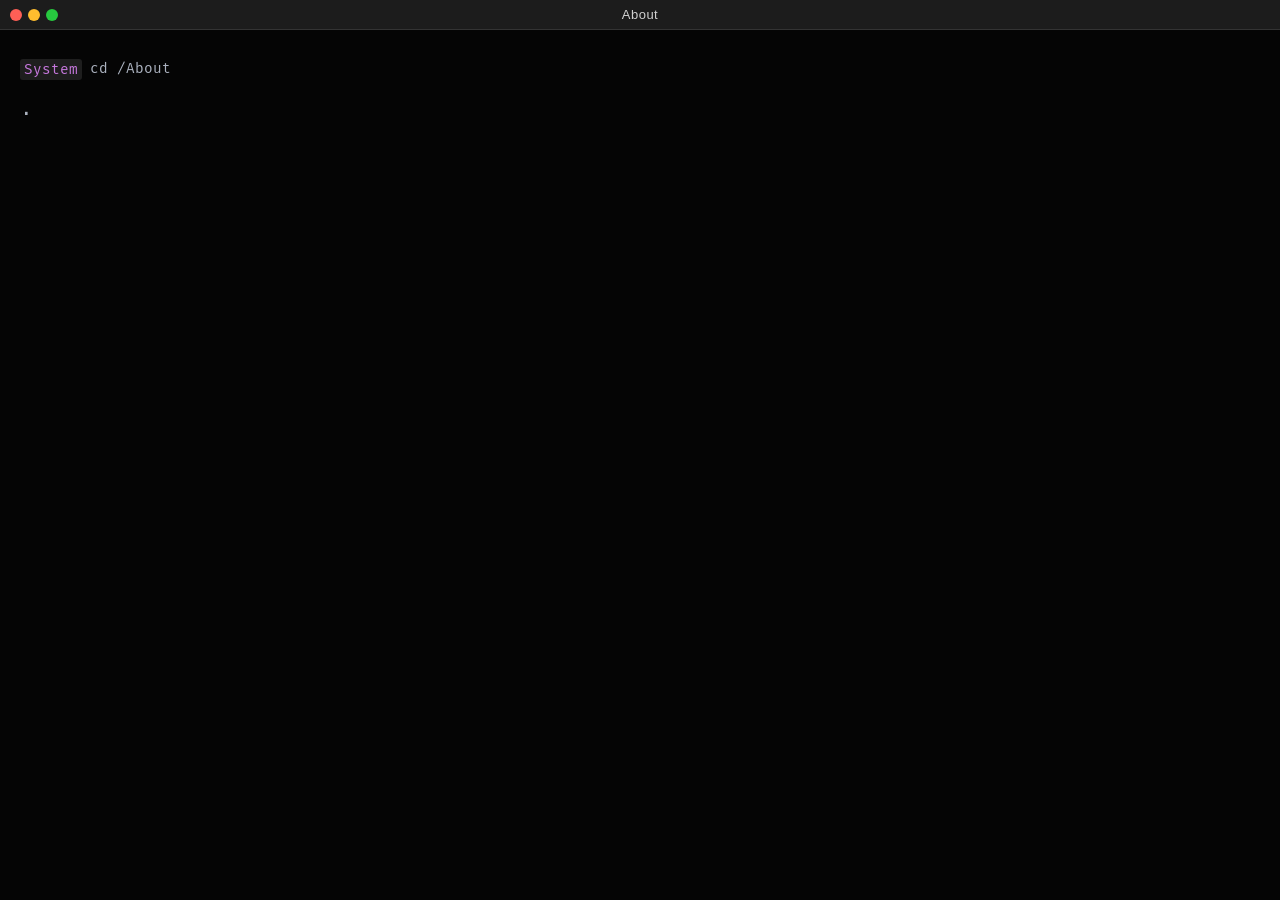
<file: about/index.html>
<!doctype html>
<html lang="en">
<head>
  <meta charset="utf-8">
  <meta name="viewport" content="width=device-width, initial-scale=1">
  <title>ZLWH / About</title>
  <link rel="stylesheet" href="about.css">
  <script src="about.js" defer></script>
</head>
<body>
  <header class="titlebar">
    <div class="controls">
      <a class="dot red" href="../index.html#about-return" aria-label="Return home" title="Return home"></a>
      <button class="dot yellow" aria-label="Minimize terminal" title="Minimize terminal"></button>
      <button class="dot green" aria-label="Restore terminal" title="Restore terminal"></button>
    </div>
    <h1>About</h1>
  </header>
  <main id="terminal">
    <div id="output" role="log" aria-live="polite" aria-label="Terminal output"></div>
    <form id="command-form" autocomplete="off">
      <label for="command">➜ About</label>
      <span id="loading" hidden role="status" aria-label="Loading">.</span>
      <span id="input-wrap">
        <input id="command" name="command" aria-label="Terminal command" spellcheck="false" autocapitalize="off" autofocus>
        <span id="cursor" aria-hidden="true"></span>
        <span id="cursor-measure" aria-hidden="true"></span>
      </span>
    </form>
  </main>
</body>
</html>
</file>
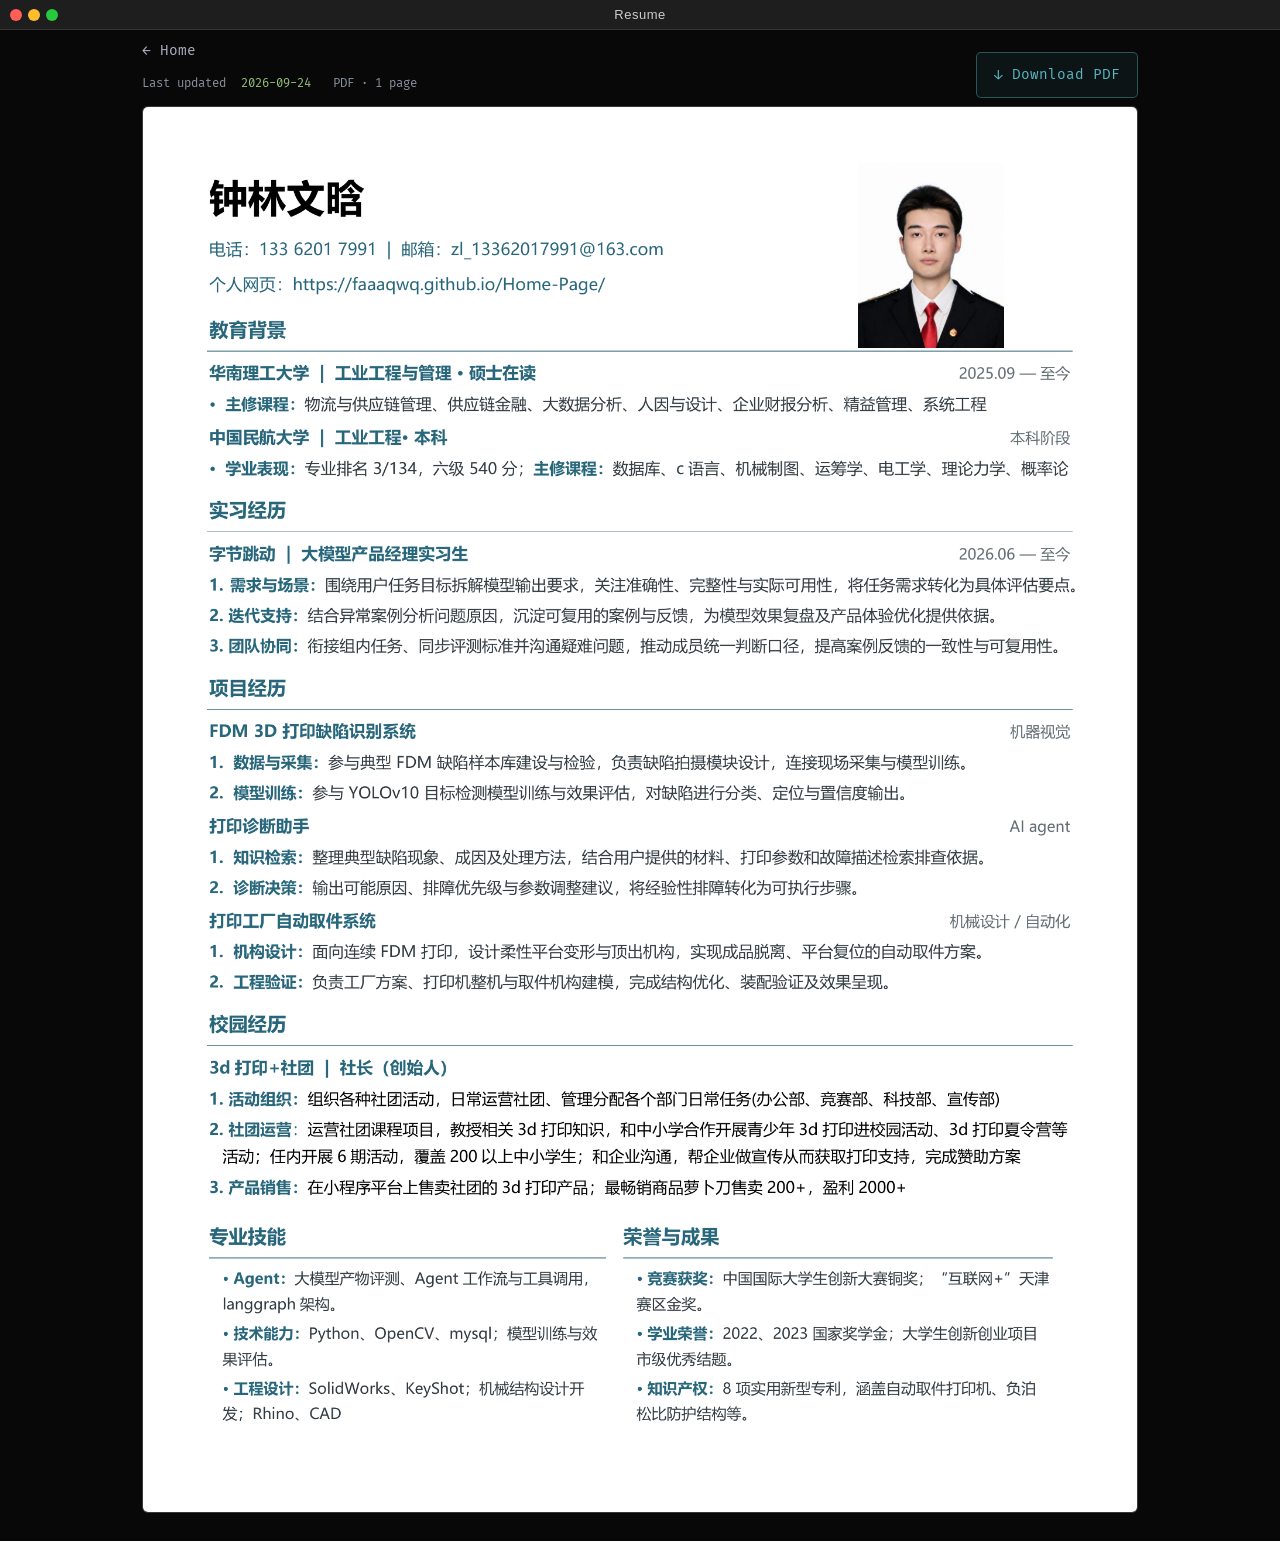
<file: resume/index.html>
<!doctype html>
<html lang="en">
<head>
  <meta charset="utf-8">
  <meta name="viewport" content="width=device-width, initial-scale=1">
  <title>ZLWH / Resume</title>
  <link rel="stylesheet" href="resume.css">
</head>
<body>
  <header class="titlebar">
    <a class="window-controls" href="../index.html#about-return" aria-label="Return home" title="Return home"><span class="red"></span><span class="yellow"></span><span class="green"></span></a>
    <span>Resume</span>
  </header>
  <main>
    <nav><a class="back" href="../index.html#about-return">← Home</a></nav>
    <section class="heading" aria-label="Resume download">
      <p class="updated">Last updated <time datetime="2026-09-24">2026-09-24</time><span class="format">PDF · 1 page</span></p>
      <a class="download" href="../assets/resume.pdf" download="resume.pdf">↓ Download PDF</a>
    </section>
    <figure class="document"><a href="../assets/resume.pdf" target="_blank" rel="noopener noreferrer" aria-label="打开 resume.pdf"><img src="page-1.png" alt="钟林文晗的简历，第 1 页；完整内容可通过上方 Download PDF 按钮下载阅读。" width="1698" height="2400"></a></figure>
  </main>
</body>
</html>
</file>
<file: about/about.css>
@font-face{font-family:'Fira Code';src:url('../assets/FiraCode-Regular.woff2') format('woff2');font-weight:400;font-style:normal;font-display:swap}
*{box-sizing:border-box}
html,body{margin:0;height:100%;background:#080808}
body{font:14px/1.5 'SF Mono','Fira Code','Source Code Pro',Monaco,Menlo,Consolas,'Microsoft YaHei',monospace;color:#abb2bf;-webkit-font-smoothing:antialiased}
.titlebar{position:fixed;inset:0 0 auto;height:30px;background:rgba(30,30,30,.95);border-bottom:1px solid rgba(255,255,255,.1);display:flex;align-items:center;justify-content:center;z-index:2}
.titlebar h1{margin:0;font:400 13px -apple-system,BlinkMacSystemFont,'Segoe UI',Roboto,Helvetica,Arial,sans-serif;letter-spacing:.5px;color:rgba(255,255,255,.8)}
.controls{position:absolute;left:10px;display:flex;gap:6px}
.dot{display:block;width:12px;height:12px;border:0;padding:0;border-radius:50%;cursor:pointer}
.dot:hover{filter:brightness(.8)}
.dot:focus-visible{outline:2px solid #fff;outline-offset:3px}
.red{background:#ff5f56}.yellow{background:#ffbd2e}.green{background:#27c93f}
#terminal{position:fixed;inset:30px 0 0;overflow:auto;padding:20px;background:rgba(0,0,0,.35)}
.row{margin:8px 0;line-height:1.5;overflow-wrap:anywhere}
.tag{display:inline;padding:2px 4px;margin-right:8px;border-radius:3px;background:rgba(255,255,255,.1);vertical-align:middle}
.system{color:#c678dd}.info{color:#61afef}.time{color:#56b6c2}.success{color:#98c379}.error{color:#e06c75}
#command-form{display:flex;align-items:center;margin:0;padding:8px 0;gap:8px}
#command-form label{color:#56b6c2;white-space:nowrap}
#loading{font:300 1.5em 'SF Mono',monospace;animation:loading-dots 1s steps(5) infinite}
@keyframes loading-dots{0%,20%{color:transparent;text-shadow:.25em 0 transparent,.5em 0 transparent}40%{color:white;text-shadow:.25em 0 transparent,.5em 0 transparent}60%{color:white;text-shadow:.25em 0 white,.5em 0 transparent}80%,100%{color:white;text-shadow:.25em 0 white,.5em 0 white}}
#command-form.printing label,#command-form.printing #input-wrap{display:none}
#input-wrap{position:relative;flex:1;min-width:0;overflow:hidden;display:flex;align-items:center}
#command{width:100%;min-width:0;padding:0 8px 0 0;border:0;outline:0;background:transparent;color:#abb2bf;font:inherit;caret-color:transparent}
#cursor{position:absolute;left:0;top:50%;margin-top:-8.5px;width:8px;height:17px;background:#56b6c2;pointer-events:none;display:none;animation:cursor-blink 1s step-end infinite}
#input-wrap:focus-within #cursor:not([hidden]){display:block}
#cursor-measure{position:absolute;visibility:hidden;white-space:pre;font:inherit;pointer-events:none}
@keyframes cursor-blink{0%,100%{opacity:1}50%{opacity:0}}
@media(prefers-reduced-motion:reduce){#loading,#cursor{animation:none}#loading{color:white;text-shadow:.25em 0 white,.5em 0 white}}
#terminal.minimized{display:none}
#terminal::-webkit-scrollbar{width:8px}#terminal::-webkit-scrollbar-thumb{background:rgba(255,255,255,.2);border-radius:4px}
@media(max-width:760px){#terminal{padding:20px 10px}}
@media(prefers-reduced-motion:no-preference){.row{animation:appear .15s ease-out}@keyframes appear{from{opacity:0}to{opacity:1}}}
</file>
<file: resume/resume.css>
@font-face{font-family:'Fira Code';src:url('../assets/FiraCode-Regular.woff2') format('woff2');font-display:swap}
*{box-sizing:border-box}
body{margin:0;background:#080808;color:#abb2bf;font:14px/1.6 'Fira Code','Microsoft YaHei',monospace;-webkit-font-smoothing:antialiased}
a{color:inherit;text-decoration:none}a:focus-visible{outline:2px solid #56b6c2;outline-offset:5px}
.titlebar{position:sticky;top:0;height:30px;background:#1e1e1e;border-bottom:1px solid #ffffff1a;display:flex;justify-content:center;align-items:center;z-index:2;font:13px 'Segoe UI',sans-serif;color:#ccc;letter-spacing:.5px}
.window-controls{position:absolute;left:10px;display:flex;gap:6px;padding:4px 0}.window-controls span{width:12px;height:12px;border-radius:50%}.red{background:#ff5f56}.yellow{background:#ffbd2e}.green{background:#27c93f}
main{position:relative;max-width:1060px;margin:auto;padding:10px 32px 28px}nav{display:flex;margin-bottom:12px}.back:hover{color:#fff}
.heading{display:flex;align-items:flex-end;gap:24px;margin-bottom:12px}.updated{font-size:12px;margin:0;color:#8a929f}.updated time{color:#98c379;margin-left:8px}.format{margin-left:22px}
.download{position:absolute;top:22px;right:32px;display:inline-block;white-space:nowrap;border:1px solid #56b6c266;border-radius:5px;background:#56b6c212;color:#56b6c2;padding:11px 17px}.download:hover{background:#56b6c22b;border-color:#56b6c2}
.document{margin:0;border:1px solid #ffffff24;border-radius:6px;overflow:hidden;background:#161616}.document img{display:block;width:100%;height:auto;background:#fff}
@media(max-width:600px){main{padding:16px 16px 24px}nav{margin-bottom:14px}.heading{align-items:flex-start;flex-direction:column;gap:16px}.format{display:block;margin:5px 0 0}.download{position:static;width:100%;height:auto;justify-content:center;text-align:center}}

.document + .document{margin-top:20px}
</file>
